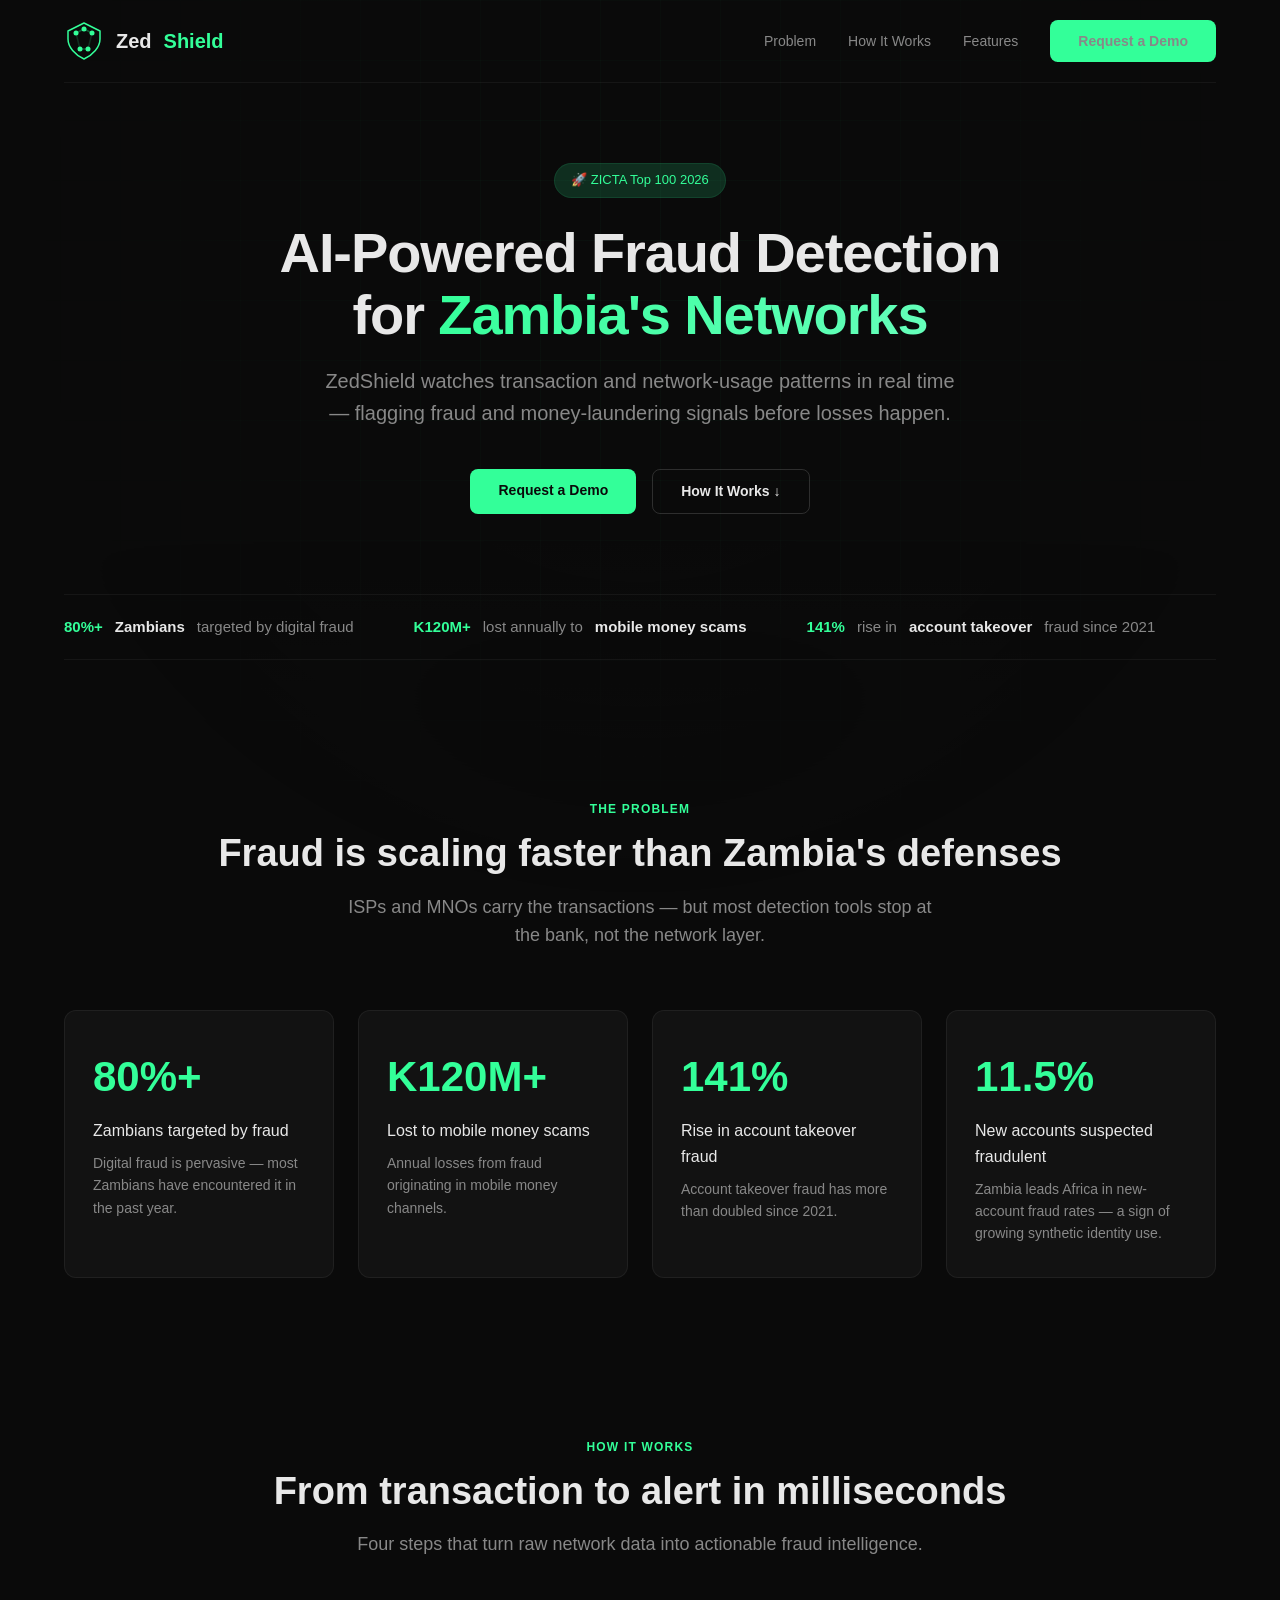
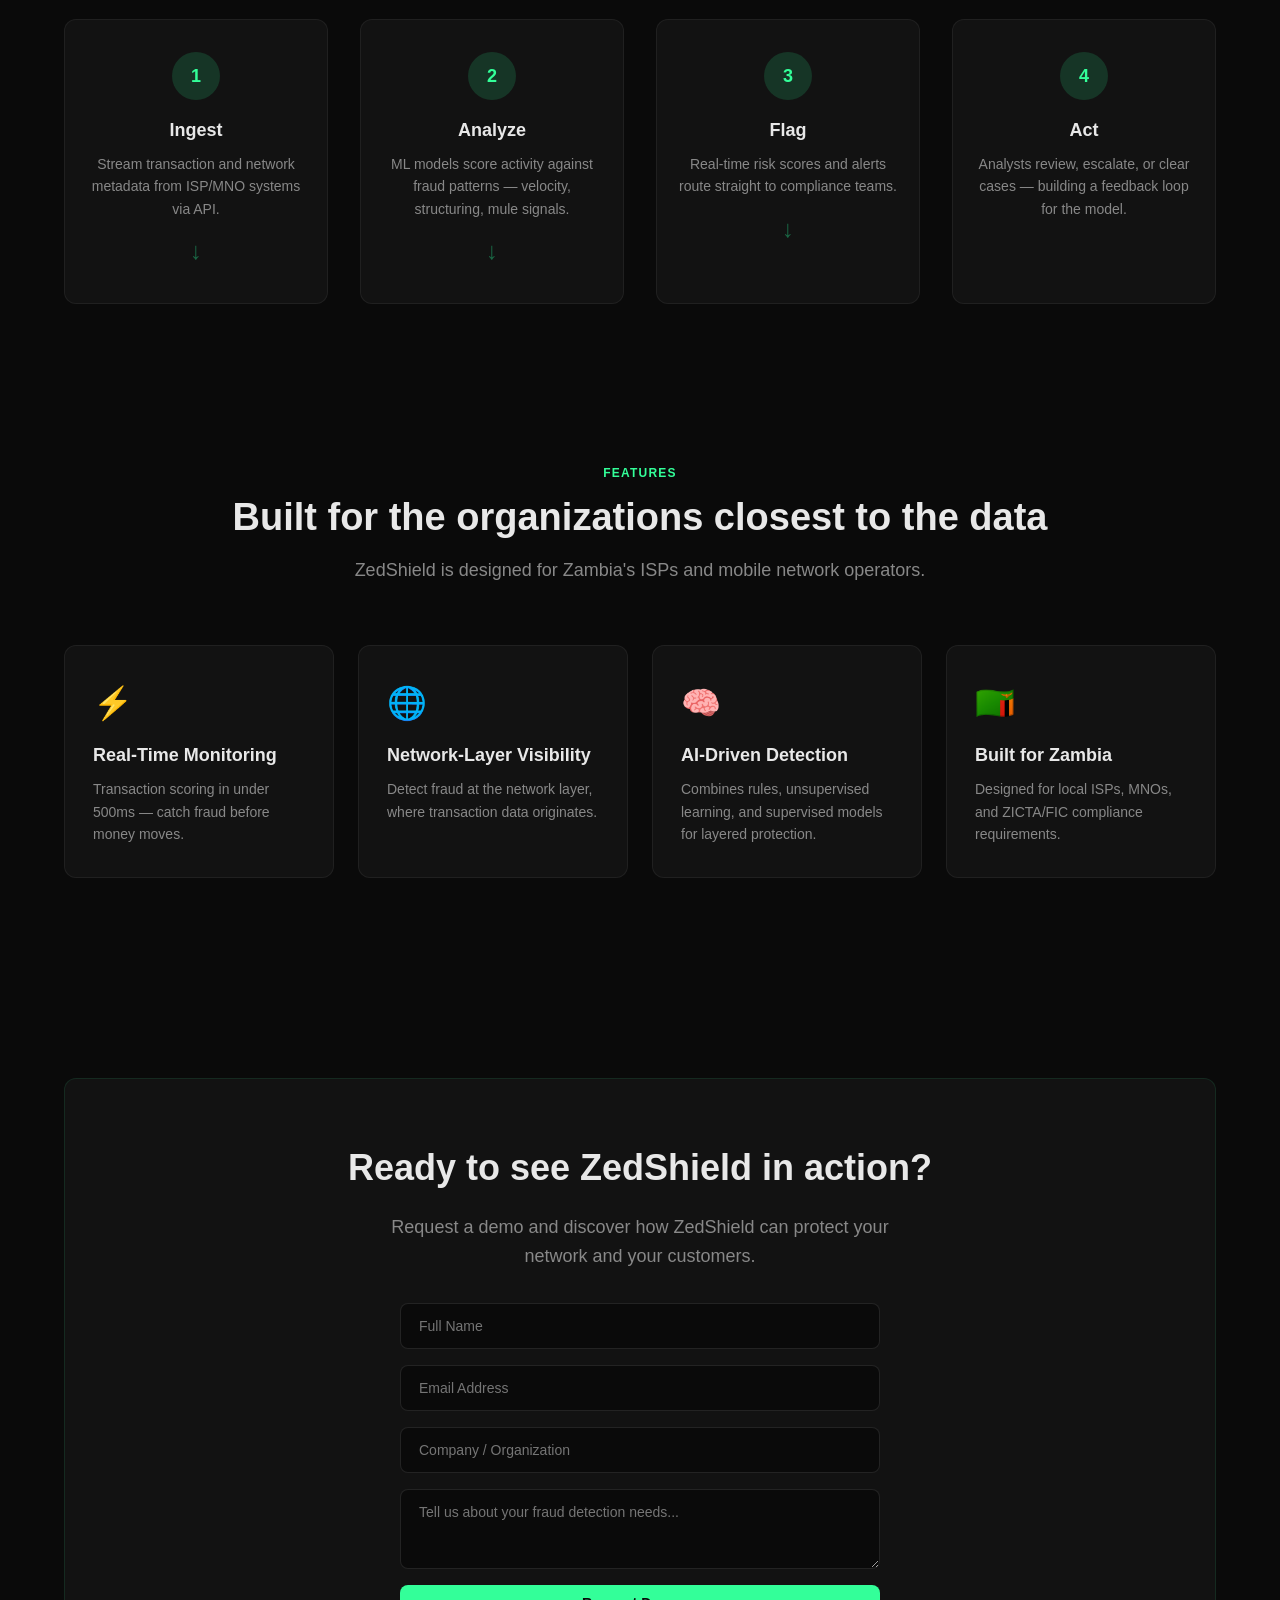
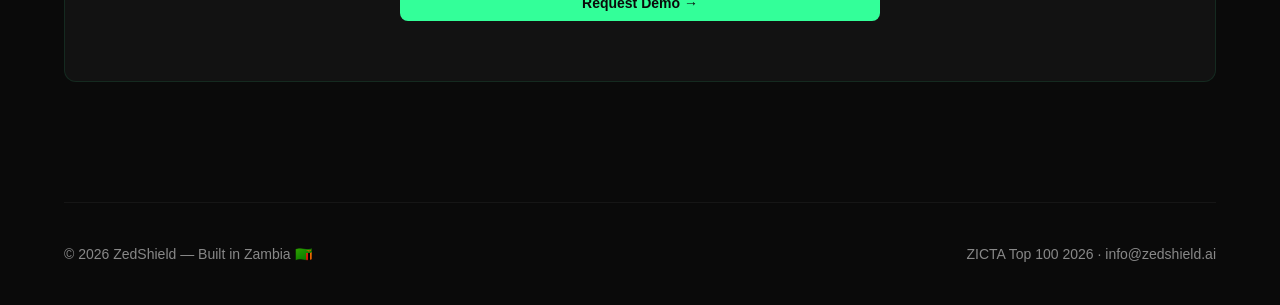
<file: zedshield/frontend/landing/index.html>
<!DOCTYPE html>
<html lang="en">
<head>
    <meta charset="UTF-8">
    <meta name="viewport" content="width=device-width, initial-scale=1.0">
    <title>ZedShield - AI Fraud Detection for ISPs</title>
    <style>
        /* Base Styles */
        * {
            margin: 0;
            padding: 0;
            box-sizing: border-box;
        }

        :root {
            --bg: #0a0a0a;
            --surface: #121212;
            --surface-light: #1a1a1a;
            --text: #e8e8e8;
            --text-dim: #888888;
            --accent: #33ff99;
            --accent-dim: #1a6644;
            --accent-glow: rgba(51, 255, 153, 0.15);
            --radius: 12px;
            --font: 'Inter', -apple-system, BlinkMacSystemFont, 'Segoe UI', Roboto, sans-serif;
        }

        html {
            scroll-behavior: smooth;
        }

        body {
            font-family: var(--font);
            background: var(--bg);
            color: var(--text);
            line-height: 1.6;
            overflow-x: hidden;
        }

        /* Grid Background */
        .grid-bg {
            position: fixed;
            top: 0;
            left: 0;
            width: 100%;
            height: 100%;
            pointer-events: none;
            z-index: 0;
            background-image:
                linear-gradient(rgba(51, 255, 153, 0.03) 1px, transparent 1px),
                linear-gradient(90deg, rgba(51, 255, 153, 0.03) 1px, transparent 1px);
            background-size: 60px 60px;
            mask-image: radial-gradient(ellipse at 50% 30%, black 0%, transparent 70%);
            -webkit-mask-image: radial-gradient(ellipse at 50% 30%, black 0%, transparent 70%);
        }

        .grid-bg::after {
            content: '';
            position: absolute;
            bottom: 0;
            left: 0;
            right: 0;
            height: 40%;
            background: linear-gradient(to bottom, transparent, var(--bg));
        }

        /* Container */
        .container {
            max-width: 1200px;
            margin: 0 auto;
            padding: 0 24px;
            position: relative;
            z-index: 1;
        }

        /* Logo SVG */
        .logo-shield {
            width: 40px;
            height: 40px;
            display: inline-block;
        }

        .logo-shield .node {
            animation: pulse-node 2s ease-in-out infinite;
        }
        .logo-shield .node:nth-child(2) { animation-delay: 0.4s; }
        .logo-shield .node:nth-child(3) { animation-delay: 0.8s; }
        .logo-shield .node:nth-child(4) { animation-delay: 1.2s; }
        .logo-shield .node:nth-child(5) { animation-delay: 1.6s; }

        @keyframes pulse-node {
            0%, 100% { opacity: 0.3; r: 2.5; }
            50% { opacity: 1; r: 4; }
        }

        /* Nav */
        nav {
            display: flex;
            justify-content: space-between;
            align-items: center;
            padding: 20px 0;
            border-bottom: 1px solid rgba(255, 255, 255, 0.05);
        }

        .nav-brand {
            display: flex;
            align-items: center;
            gap: 12px;
            text-decoration: none;
            color: var(--text);
            font-weight: 700;
            font-size: 20px;
        }

        .nav-brand span {
            color: var(--accent);
        }

        .nav-links {
            display: flex;
            gap: 32px;
            align-items: center;
        }

        .nav-links a {
            color: var(--text-dim);
            text-decoration: none;
            font-size: 14px;
            transition: color 0.2s;
        }

        .nav-links a:hover {
            color: var(--text);
        }

        .btn {
            display: inline-block;
            padding: 10px 28px;
            border-radius: 8px;
            font-weight: 600;
            font-size: 14px;
            text-decoration: none;
            transition: all 0.2s;
            cursor: pointer;
            border: none;
            font-family: var(--font);
        }

        .btn-primary {
            background: var(--accent);
            color: var(--bg);
        }

        .btn-primary:hover {
            box-shadow: 0 0 30px var(--accent-glow);
            transform: translateY(-1px);
        }

        .btn-secondary {
            background: transparent;
            color: var(--text);
            border: 1px solid rgba(255, 255, 255, 0.15);
        }

        .btn-secondary:hover {
            border-color: var(--accent);
            color: var(--accent);
        }

        .btn-outline {
            background: transparent;
            color: var(--accent);
            border: 1px solid var(--accent);
        }

        .btn-outline:hover {
            background: var(--accent);
            color: var(--bg);
            box-shadow: 0 0 30px var(--accent-glow);
        }

        /* Hero */
        .hero {
            padding: 80px 0 60px;
            text-align: center;
        }

        .hero-badge {
            display: inline-block;
            background: var(--accent-glow);
            color: var(--accent);
            padding: 6px 16px;
            border-radius: 20px;
            font-size: 13px;
            font-weight: 500;
            margin-bottom: 24px;
            border: 1px solid rgba(51, 255, 153, 0.1);
        }

        .hero h1 {
            font-size: 56px;
            font-weight: 800;
            line-height: 1.1;
            margin-bottom: 20px;
            letter-spacing: -0.02em;
        }

        .hero h1 .highlight {
            background: linear-gradient(135deg, var(--accent), #66ffbb);
            -webkit-background-clip: text;
            -webkit-text-fill-color: transparent;
            background-clip: text;
        }

        .hero p {
            font-size: 20px;
            color: var(--text-dim);
            max-width: 640px;
            margin: 0 auto 40px;
        }

        .hero-actions {
            display: flex;
            gap: 16px;
            justify-content: center;
            flex-wrap: wrap;
        }

        /* Ticker */
        .ticker-wrap {
            overflow: hidden;
            padding: 20px 0;
            border-top: 1px solid rgba(255, 255, 255, 0.05);
            border-bottom: 1px solid rgba(255, 255, 255, 0.05);
            margin: 20px 0 60px;
        }

        .ticker {
            display: flex;
            gap: 60px;
            animation: ticker-scroll 30s linear infinite;
            width: max-content;
        }

        .ticker-item {
            display: flex;
            align-items: center;
            gap: 12px;
            white-space: nowrap;
            font-size: 15px;
            color: var(--text-dim);
        }

        .ticker-item strong {
            color: var(--text);
            font-weight: 600;
        }

        .ticker-item .stat {
            color: var(--accent);
            font-weight: 700;
        }

        @keyframes ticker-scroll {
            0% { transform: translateX(0); }
            100% { transform: translateX(-50%); }
        }

        /* Sections */
        section {
            padding: 80px 0;
        }

        .section-label {
            text-transform: uppercase;
            font-size: 12px;
            letter-spacing: 0.1em;
            color: var(--accent);
            font-weight: 600;
            margin-bottom: 12px;
        }

        .section-title {
            font-size: 38px;
            font-weight: 700;
            margin-bottom: 16px;
            line-height: 1.2;
        }

        .section-sub {
            font-size: 18px;
            color: var(--text-dim);
            max-width: 600px;
        }

        .section-header {
            text-align: center;
            margin-bottom: 60px;
        }

        .section-header .section-sub {
            margin: 0 auto;
        }

        /* Problem Cards */
        .problem-grid {
            display: grid;
            grid-template-columns: repeat(auto-fit, minmax(260px, 1fr));
            gap: 24px;
        }

        .stat-card {
            background: var(--surface);
            border: 1px solid rgba(255, 255, 255, 0.06);
            border-radius: var(--radius);
            padding: 32px 28px;
            transition: all 0.3s;
        }

        .stat-card:hover {
            border-color: var(--accent-dim);
            transform: translateY(-2px);
        }

        .stat-card .number {
            font-size: 42px;
            font-weight: 800;
            color: var(--accent);
            display: block;
            margin-bottom: 8px;
        }

        .stat-card .label {
            font-size: 16px;
            font-weight: 500;
            color: var(--text);
        }

        .stat-card .desc {
            font-size: 14px;
            color: var(--text-dim);
            margin-top: 8px;
        }

        /* How It Works */
        .steps-grid {
            display: grid;
            grid-template-columns: repeat(auto-fit, minmax(220px, 1fr));
            gap: 32px;
        }

        .step {
            text-align: center;
            padding: 32px 20px;
            background: var(--surface);
            border-radius: var(--radius);
            border: 1px solid rgba(255, 255, 255, 0.06);
            transition: all 0.3s;
        }

        .step:hover {
            border-color: var(--accent-dim);
            transform: translateY(-2px);
        }

        .step .num {
            display: inline-block;
            width: 48px;
            height: 48px;
            line-height: 48px;
            border-radius: 50%;
            background: var(--accent-glow);
            color: var(--accent);
            font-weight: 700;
            font-size: 18px;
            margin-bottom: 16px;
        }

        .step h4 {
            font-size: 18px;
            font-weight: 600;
            margin-bottom: 8px;
        }

        .step p {
            color: var(--text-dim);
            font-size: 14px;
        }

        .step .arrow {
            color: var(--accent-dim);
            font-size: 24px;
            margin-top: 12px;
        }

        /* Features */
        .features-grid {
            display: grid;
            grid-template-columns: repeat(auto-fit, minmax(240px, 1fr));
            gap: 24px;
        }

        .feature-card {
            background: var(--surface);
            border-radius: var(--radius);
            padding: 32px 28px;
            border: 1px solid rgba(255, 255, 255, 0.06);
            transition: all 0.3s;
        }

        .feature-card:hover {
            border-color: var(--accent-dim);
            transform: translateY(-2px);
        }

        .feature-card .icon {
            font-size: 32px;
            margin-bottom: 12px;
            display: block;
        }

        .feature-card h4 {
            font-size: 18px;
            font-weight: 600;
            margin-bottom: 8px;
        }

        .feature-card p {
            color: var(--text-dim);
            font-size: 14px;
        }

        /* CTA Section */
        .cta-section {
            background: var(--surface);
            border-radius: var(--radius);
            padding: 60px;
            text-align: center;
            border: 1px solid rgba(51, 255, 153, 0.1);
            margin: 40px 0;
        }

        .cta-section h2 {
            font-size: 36px;
            font-weight: 700;
            margin-bottom: 16px;
        }

        .cta-section p {
            color: var(--text-dim);
            font-size: 18px;
            max-width: 500px;
            margin: 0 auto 32px;
        }

        .cta-form {
            display: flex;
            flex-direction: column;
            gap: 16px;
            max-width: 480px;
            margin: 0 auto;
        }

        .cta-form input,
        .cta-form textarea {
            padding: 14px 18px;
            border-radius: 8px;
            border: 1px solid rgba(255, 255, 255, 0.1);
            background: var(--bg);
            color: var(--text);
            font-family: var(--font);
            font-size: 14px;
            transition: border-color 0.2s;
        }

        .cta-form input:focus,
        .cta-form textarea:focus {
            outline: none;
            border-color: var(--accent);
        }

        .cta-form textarea {
            min-height: 80px;
            resize: vertical;
        }

        .cta-form .btn {
            width: 100%;
        }

        /* Footer */
        footer {
            padding: 40px 0;
            border-top: 1px solid rgba(255, 255, 255, 0.05);
            display: flex;
            justify-content: space-between;
            align-items: center;
            flex-wrap: wrap;
            gap: 16px;
            color: var(--text-dim);
            font-size: 14px;
        }

        footer a {
            color: var(--text-dim);
            text-decoration: none;
        }

        footer a:hover {
            color: var(--accent);
        }

        /* Responsive */
        @media (max-width: 768px) {
            .hero h1 {
                font-size: 34px;
            }

            .hero p {
                font-size: 17px;
            }

            .nav-links {
                gap: 16px;
            }
            .nav-links a {
                font-size: 13px;
            }

            .section-title {
                font-size: 28px;
            }

            .cta-section {
                padding: 32px 20px;
            }

            .cta-section h2 {
                font-size: 26px;
            }

            .steps-grid {
                grid-template-columns: 1fr;
                max-width: 400px;
                margin: 0 auto;
            }

            footer {
                flex-direction: column;
                text-align: center;
            }
        }

        @media (max-width: 480px) {
            .hero h1 {
                font-size: 28px;
            }

            .nav-links {
                display: none;
            }
        }

        /* Mobile nav toggle - simple */
        .nav-toggle {
            display: none;
            background: none;
            border: none;
            color: var(--text);
            font-size: 24px;
            cursor: pointer;
        }

        @media (max-width: 480px) {
            .nav-toggle {
                display: block;
            }
            .nav-links {
                display: none;
                flex-direction: column;
                gap: 12px;
                padding: 20px 0;
                width: 100%;
            }
            .nav-links.open {
                display: flex;
            }
            nav {
                flex-wrap: wrap;
            }
        }
    </style>
</head>
<body>
    <div class="grid-bg"></div>

    <!-- Navigation -->
    <div class="container">
        <nav>
            <a href="#" class="nav-brand">
                <svg class="logo-shield" viewBox="0 0 40 40" fill="none" xmlns="http://www.w3.org/2000/svg">
                    <path d="M20 2L4 10V18C4 26 11 34 20 38C29 34 36 26 36 18V10L20 2Z" stroke="#33ff99" stroke-width="1.5" stroke-linejoin="round"/>
                    <circle class="node" cx="12" cy="12" r="2.5" fill="#33ff99"/>
                    <circle class="node" cx="20" cy="8" r="2.5" fill="#33ff99"/>
                    <circle class="node" cx="28" cy="12" r="2.5" fill="#33ff99"/>
                    <circle class="node" cx="16" cy="28" r="2.5" fill="#33ff99"/>
                    <circle class="node" cx="24" cy="28" r="2.5" fill="#33ff99"/>
                    <line x1="12" y1="12" x2="20" y2="8" stroke="#33ff99" stroke-width="1.5" opacity="0.3"/>
                    <line x1="20" y1="8" x2="28" y2="12" stroke="#33ff99" stroke-width="1.5" opacity="0.3"/>
                    <line x1="16" y1="28" x2="24" y2="28" stroke="#33ff99" stroke-width="1.5" opacity="0.3"/>
                    <line x1="12" y1="12" x2="16" y2="28" stroke="#33ff99" stroke-width="1.5" opacity="0.15"/>
                    <line x1="28" y1="12" x2="24" y2="28" stroke="#33ff99" stroke-width="1.5" opacity="0.15"/>
                </svg>
                Zed<span>Shield</span>
            </a>
            <button class="nav-toggle" id="navToggle">☰</button>
            <div class="nav-links" id="navLinks">
                <a href="#problem">Problem</a>
                <a href="#how">How It Works</a>
                <a href="#features">Features</a>
                <a href="#contact" class="btn btn-primary">Request a Demo</a>
            </div>
        </nav>

        <!-- Hero -->
        <section class="hero">
            <div class="hero-badge">🚀 ZICTA Top 100 2026</div>
            <h1>
                AI-Powered Fraud Detection<br>
                for <span class="highlight">Zambia's Networks</span>
            </h1>
            <p>
                ZedShield watches transaction and network-usage patterns in real time —
                flagging fraud and money-laundering signals before losses happen.
            </p>
            <div class="hero-actions">
                <a href="#contact" class="btn btn-primary">Request a Demo</a>
                <a href="#how" class="btn btn-secondary">How It Works ↓</a>
            </div>
        </section>

        <!-- Ticker -->
        <div class="ticker-wrap">
            <div class="ticker">
                <span class="ticker-item"><span class="stat">80%+</span> <strong>Zambians</strong> targeted by digital fraud</span>
                <span class="ticker-item"><span class="stat">K120M+</span> lost annually to <strong>mobile money scams</strong></span>
                <span class="ticker-item"><span class="stat">141%</span> rise in <strong>account takeover</strong> fraud since 2021</span>
                <span class="ticker-item"><span class="stat">11.5%</span> <strong>new accounts</strong> suspected fraudulent</span>
                <span class="ticker-item"><span class="stat">K486B</span> annual <strong>mobile money</strong> transaction value</span>
                <span class="ticker-item"><span class="stat">80%+</span> <strong>Zambians</strong> targeted by digital fraud</span>
                <span class="ticker-item"><span class="stat">K120M+</span> lost annually to <strong>mobile money scams</strong></span>
                <span class="ticker-item"><span class="stat">141%</span> rise in <strong>account takeover</strong> fraud since 2021</span>
                <span class="ticker-item"><span class="stat">11.5%</span> <strong>new accounts</strong> suspected fraudulent</span>
                <span class="ticker-item"><span class="stat">K486B</span> annual <strong>mobile money</strong> transaction value</span>
            </div>
        </div>

        <!-- Problem Section -->
        <section id="problem">
            <div class="section-header">
                <div class="section-label">The Problem</div>
                <h2 class="section-title">Fraud is scaling faster than Zambia's defenses</h2>
                <p class="section-sub">ISPs and MNOs carry the transactions — but most detection tools stop at the bank, not the network layer.</p>
            </div>
            <div class="problem-grid">
                <div class="stat-card">
                    <span class="number">80%+</span>
                    <div class="label">Zambians targeted by fraud</div>
                    <div class="desc">Digital fraud is pervasive — most Zambians have encountered it in the past year.</div>
                </div>
                <div class="stat-card">
                    <span class="number">K120M+</span>
                    <div class="label">Lost to mobile money scams</div>
                    <div class="desc">Annual losses from fraud originating in mobile money channels.</div>
                </div>
                <div class="stat-card">
                    <span class="number">141%</span>
                    <div class="label">Rise in account takeover fraud</div>
                    <div class="desc">Account takeover fraud has more than doubled since 2021.</div>
                </div>
                <div class="stat-card">
                    <span class="number">11.5%</span>
                    <div class="label">New accounts suspected fraudulent</div>
                    <div class="desc">Zambia leads Africa in new-account fraud rates — a sign of growing synthetic identity use.</div>
                </div>
            </div>
        </section>

        <!-- How It Works -->
        <section id="how">
            <div class="section-header">
                <div class="section-label">How It Works</div>
                <h2 class="section-title">From transaction to alert in milliseconds</h2>
                <p class="section-sub">Four steps that turn raw network data into actionable fraud intelligence.</p>
            </div>
            <div class="steps-grid">
                <div class="step">
                    <div class="num">1</div>
                    <h4>Ingest</h4>
                    <p>Stream transaction and network metadata from ISP/MNO systems via API.</p>
                    <div class="arrow">↓</div>
                </div>
                <div class="step">
                    <div class="num">2</div>
                    <h4>Analyze</h4>
                    <p>ML models score activity against fraud patterns — velocity, structuring, mule signals.</p>
                    <div class="arrow">↓</div>
                </div>
                <div class="step">
                    <div class="num">3</div>
                    <h4>Flag</h4>
                    <p>Real-time risk scores and alerts route straight to compliance teams.</p>
                    <div class="arrow">↓</div>
                </div>
                <div class="step">
                    <div class="num">4</div>
                    <h4>Act</h4>
                    <p>Analysts review, escalate, or clear cases — building a feedback loop for the model.</p>
                </div>
            </div>
        </section>

        <!-- Features -->
        <section id="features">
            <div class="section-header">
                <div class="section-label">Features</div>
                <h2 class="section-title">Built for the organizations closest to the data</h2>
                <p class="section-sub">ZedShield is designed for Zambia's ISPs and mobile network operators.</p>
            </div>
            <div class="features-grid">
                <div class="feature-card">
                    <span class="icon">⚡</span>
                    <h4>Real-Time Monitoring</h4>
                    <p>Transaction scoring in under 500ms — catch fraud before money moves.</p>
                </div>
                <div class="feature-card">
                    <span class="icon">🌐</span>
                    <h4>Network-Layer Visibility</h4>
                    <p>Detect fraud at the network layer, where transaction data originates.</p>
                </div>
                <div class="feature-card">
                    <span class="icon">🧠</span>
                    <h4>AI-Driven Detection</h4>
                    <p>Combines rules, unsupervised learning, and supervised models for layered protection.</p>
                </div>
                <div class="feature-card">
                    <span class="icon">🇿🇲</span>
                    <h4>Built for Zambia</h4>
                    <p>Designed for local ISPs, MNOs, and ZICTA/FIC compliance requirements.</p>
                </div>
            </div>
        </section>

        <!-- CTA -->
        <section id="contact">
            <div class="cta-section">
                <h2>Ready to see ZedShield in action?</h2>
                <p>Request a demo and discover how ZedShield can protect your network and your customers.</p>
                <form class="cta-form" id="demoForm">
                    <input type="text" name="name" placeholder="Full Name" required>
                    <input type="email" name="email" placeholder="Email Address" required>
                    <input type="text" name="company" placeholder="Company / Organization" required>
                    <textarea name="message" placeholder="Tell us about your fraud detection needs..."></textarea>
                    <button type="submit" class="btn btn-primary">Request Demo →</button>
                </form>
                <div id="demoResponse" style="margin-top:16px;color:var(--accent);display:none;"></div>
            </div>
        </section>

        <!-- Footer -->
        <footer>
            <span>© 2026 ZedShield — Built in Zambia 🇿🇲</span>
            <span>
                <a href="https://zicta.zm" target="_blank">ZICTA Top 100 2026</a> ·
                <a href="mailto:info@zedshield.ai">info@zedshield.ai</a>
            </span>
        </footer>
    </div>

    <script>
        // Mobile nav toggle
        document.getElementById('navToggle').addEventListener('click', function() {
            document.getElementById('navLinks').classList.toggle('open');
        });

        // Demo form handler
        const API_URL = 'https://zedshield.onrender.com'; // ← set this to your actual deployed backend URL
        document.getElementById('demoForm').addEventListener('submit', async function(e) {
            e.preventDefault();
            const form = e.target;
            const data = {
                name: form.name.value,
                email: form.email.value,
                company: form.company.value,
                message: form.message.value,
            };

            const responseEl = document.getElementById('demoResponse');
            responseEl.style.display = 'block';
            responseEl.textContent = 'Sending...';

            try {
                const res = await fetch(`${API_URL}/demo-request`, {
                    method: 'POST',
                    headers: { 'Content-Type': 'application/json' },
                    body: JSON.stringify(data),
                });
                const result = await res.json();
                if (res.ok) {
                    form.reset();
                    if (result.email && result.email.confirmation_sent) {
                        responseEl.textContent = '✓ Demo request received! Check your email for confirmation.';
                        responseEl.style.color = '#33ff99';
                    } else {
                        // Request was saved even though the confirmation email didn't go out
                        responseEl.textContent = '✓ Demo request received! (Email confirmation is still being set up — we\'ll reach out directly.)';
                        responseEl.style.color = '#ffb347';
                    }
                } else {
                    responseEl.textContent = '❌ Something went wrong. Please try again or email us directly.';
                    responseEl.style.color = '#ff6b6b';
                }
            } catch (err) {
                responseEl.textContent = '❌ Network error. Please check your connection and try again.';
                responseEl.style.color = '#ff6b6b';
            }
        });

        // Smooth scroll for anchor links
        document.querySelectorAll('a[href^="#"]').forEach(anchor => {
            anchor.addEventListener('click', function(e) {
                e.preventDefault();
                const target = document.querySelector(this.getAttribute('href'));
                if (target) {
                    target.scrollIntoView({ behavior: 'smooth', block: 'start' });
                }
            });
        });
    </script>
</body>
</html>
</file>
